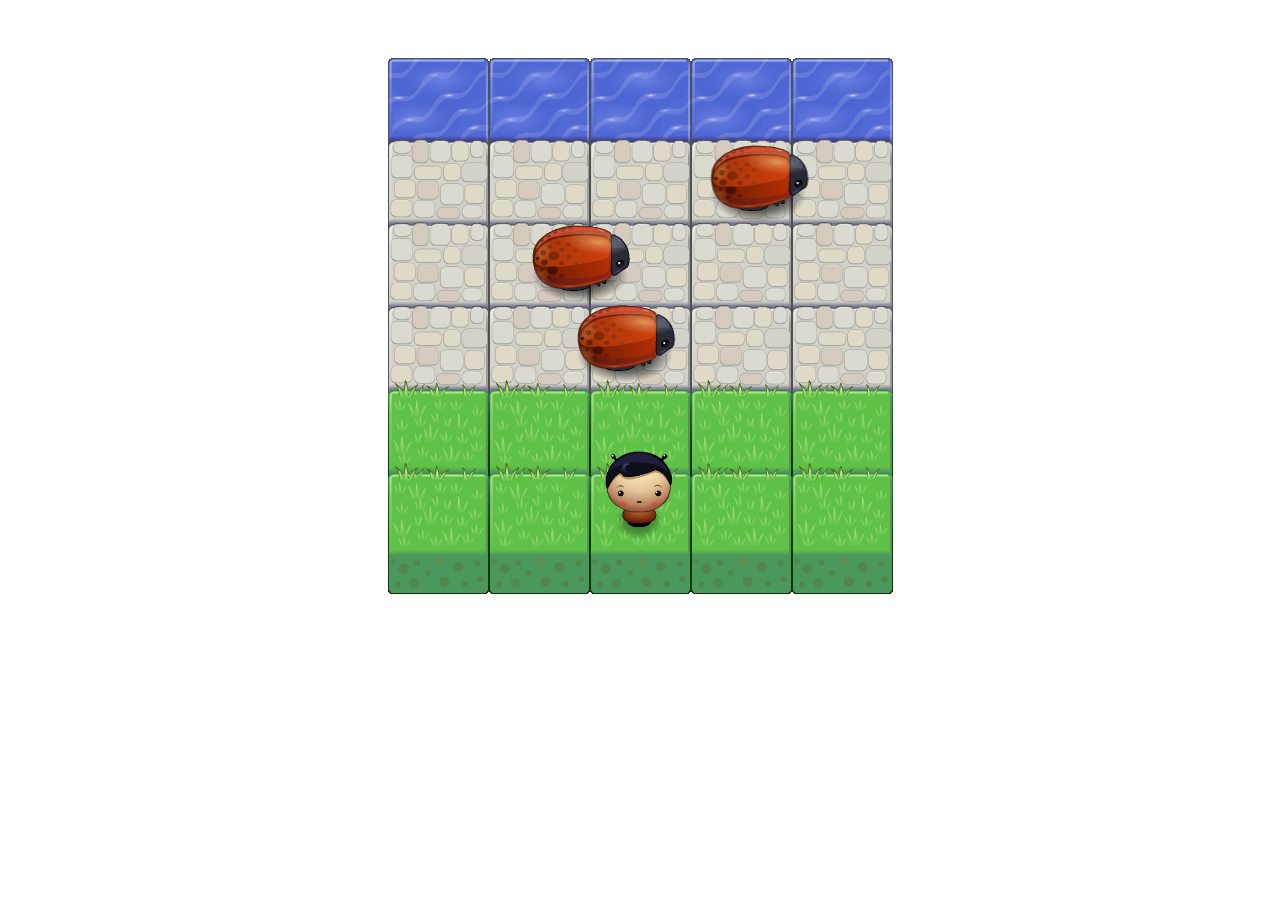
<file: Project 5 (frogger-game)/index.html>
<!DOCTYPE html>
<html>
<head>
    <meta charset="UTF-8">
    <title>Effective JavaScript: Frogger</title>
    <link rel="stylesheet" href="css/style.css">
</head>
<body>
    <script src="js/resources.js"></script>
    <script src="js/app.js"></script>
    <script src="js/engine.js"></script>
</body>
</html>
</file>
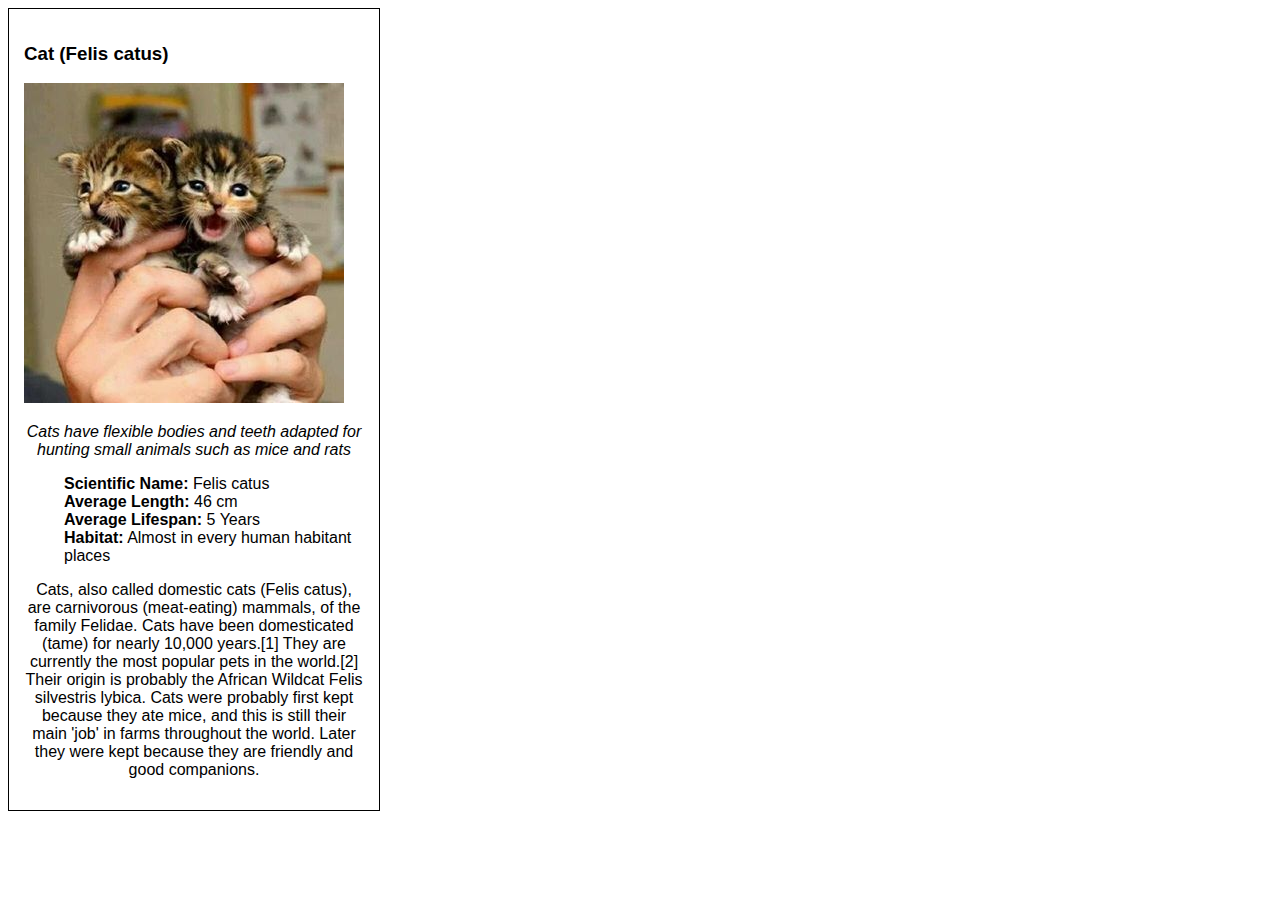
<file: Project 2 (fend-animal-trading-card)/card.html>
<!DOCTYPE html>
<html>
<head>
	<meta charset="utf-8">
	<link href="css/styles.css" rel="stylesheet">
	<title>Animal Trading Cards</title>
</head>
<body>
	<div class="Pets">
		<!-- your favorite animal's name goes here -->
		<h3>Cat (Felis catus)</h3>
		<!-- your favorite animal's image goes here -->
		<img src="placeholder.jpg" alt="cat">
		<div>
			<!-- your favorite animal's interesting fact goes here -->
			<p class="cats">Cats have flexible bodies and teeth adapted for hunting small animals such as mice and rats</p>
			<ul class="cat-details">
				<!-- your favorite animal's list items go here -->
				<li><span><b>Scientific Name:</b></span> Felis catus</li>
				<li><span><b>Average Length:</b></span> 46 cm</li>
				<li><span><b>Average Lifespan:</b></span> 5 Years</li>
				<li><span><b>Habitat:</b></span> Almost in every human habitant places</li>
			</ul>
			<!-- your favorite animal's description goes here -->
	<p class="description">Cats, also called domestic cats (Felis catus), are carnivorous (meat-eating) mammals, of the family Felidae.

Cats have been domesticated (tame) for nearly 10,000 years.[1] They are currently the most popular pets in the world.[2] Their origin is probably the African Wildcat Felis silvestris lybica.
Cats were probably first kept because they ate mice, and this is still their main 'job' in farms throughout the world. Later they were kept because they are friendly and good companions.
</p>
		</div>
	</div>
</body>
</html>
</file>
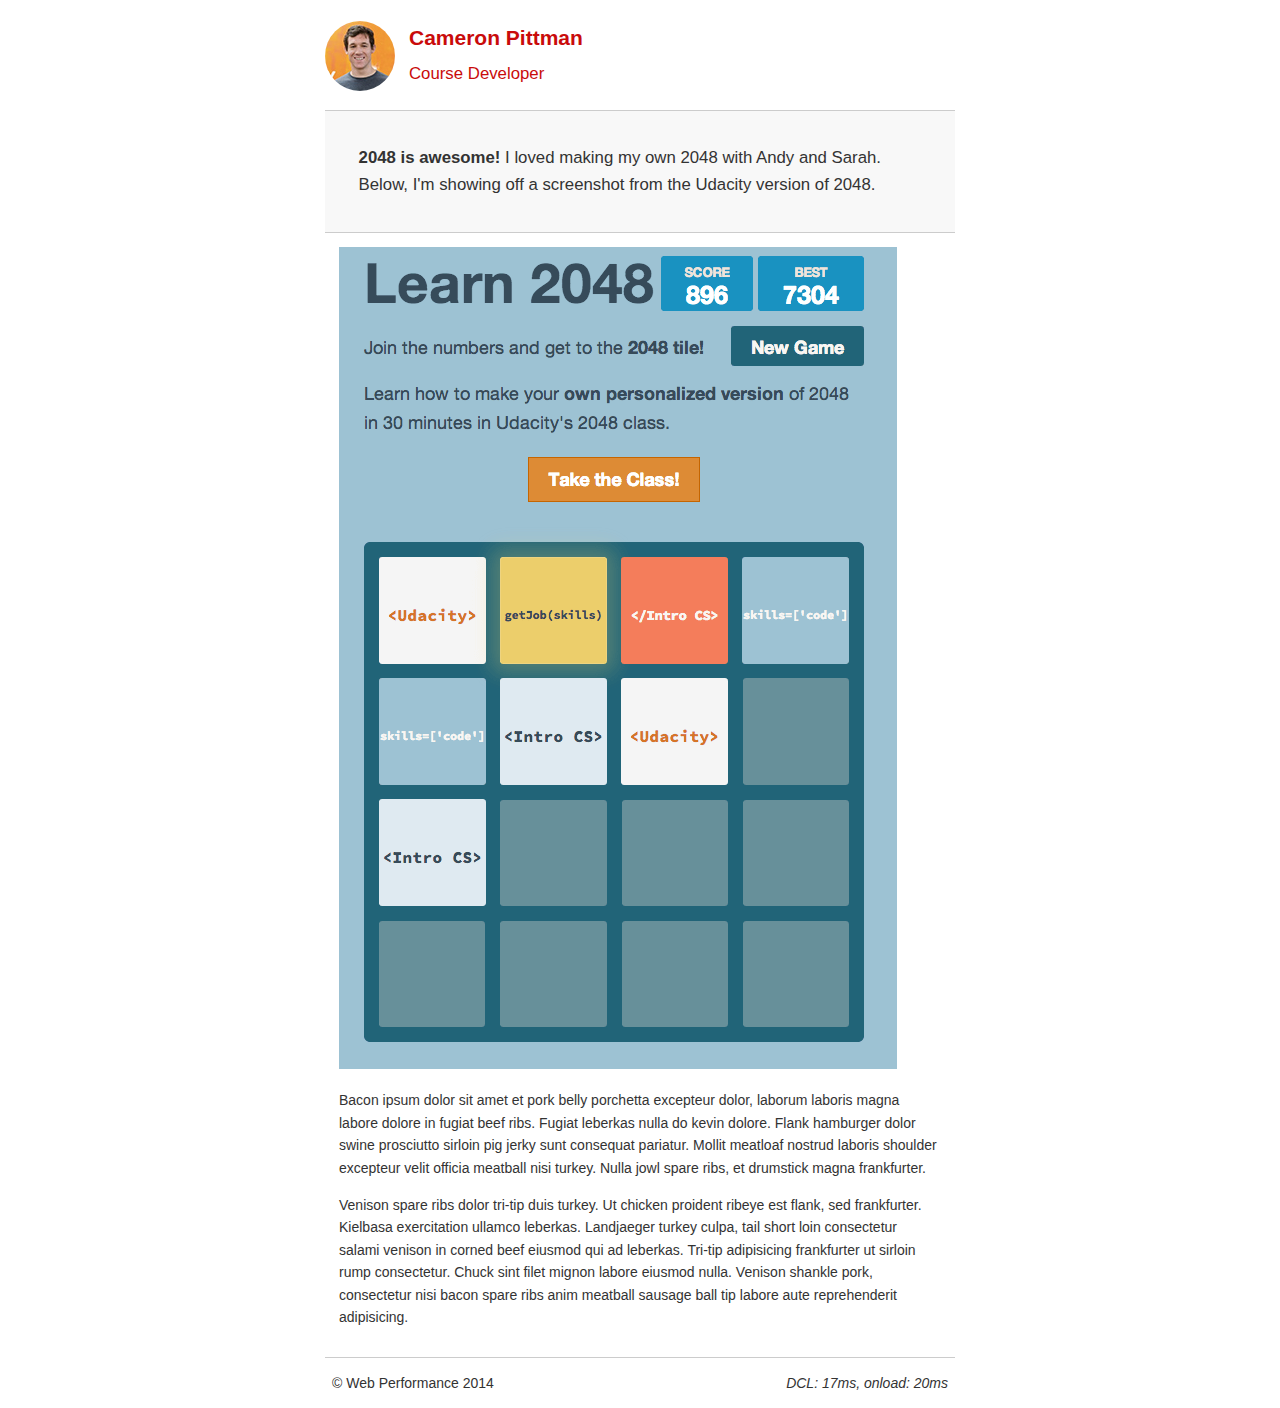
<file: Project 6 (Web-Optimization)/project-2048.html>
<!DOCTYPE html>
<html lang="en">
  <head>
    <meta charset="utf-8">
    <meta name="viewport" content="width=device-width, initial-scale=1">
    <meta name="description" content=" FILL ME IN ">
    <meta name="author" content=" FILL ME IN ">
    <title>Cameron Pittman: Portfolio</title>

    <!-- Hmm, what is the impact of web fonts on speed? Measure it... -->
    <!-- <link href="//fonts.googleapis.com/css?family=Open+Sans:400,700" rel="stylesheet"> -->

    <link href="css/style.css" rel="stylesheet">
    <link href="css/print.css" rel="stylesheet">

    <script>
      (function(w,g){w['GoogleAnalyticsObject']=g;
      w[g]=w[g]||function(){(w[g].q=w[g].q||[]).push(arguments)};w[g].l=1*new Date();})(window,'ga');

      // Optional TODO: replace with your Google Analytics profile ID.
      ga('create', 'UA-XXXX-Y');
      ga('send', 'pageview');
    </script>
    <script src="//www.google-analytics.com/analytics.js"></script>
    <script src="js/perfmatters.js"></script>
  </head>

  <body>
    <header>
      <a href="/"><img src="img/profilepic.jpg"></a>
      <p>Cameron Pittman<br><span>Course Developer</span></p>
    </header>

    <div class="container">
      <div class="hero">
        <strong>2048 is awesome!</strong> I loved making my own 2048 with Andy and Sarah. Below, I'm showing off a screenshot from the Udacity version of 2048.
      </div>

      <div class="content">

        <img class="img-responsive" src="img/2048.png">

        <p>Bacon ipsum dolor sit amet et pork belly porchetta excepteur dolor, laborum laboris magna labore dolore in fugiat beef ribs. Fugiat leberkas nulla do kevin dolore. Flank hamburger dolor swine prosciutto sirloin pig jerky sunt consequat pariatur. Mollit meatloaf nostrud laboris shoulder excepteur velit officia meatball nisi turkey. Nulla jowl spare ribs, et drumstick magna frankfurter.</p>

        <p>Venison spare ribs dolor tri-tip duis turkey. Ut chicken proident ribeye est flank, sed frankfurter. Kielbasa exercitation ullamco leberkas. Landjaeger turkey culpa, tail short loin consectetur salami venison in corned beef eiusmod qui ad leberkas. Tri-tip adipisicing frankfurter ut sirloin rump consectetur. Chuck sint filet mignon labore eiusmod nulla. Venison shankle pork, consectetur nisi bacon spare ribs anim meatball sausage ball tip labore aute reprehenderit adipisicing.</p>

    </div>

    <footer>
      <p>&copy; Web Performance 2014 <span id="crp-stats"></span></p>
    </footer>
  </body>
</html>
</file>
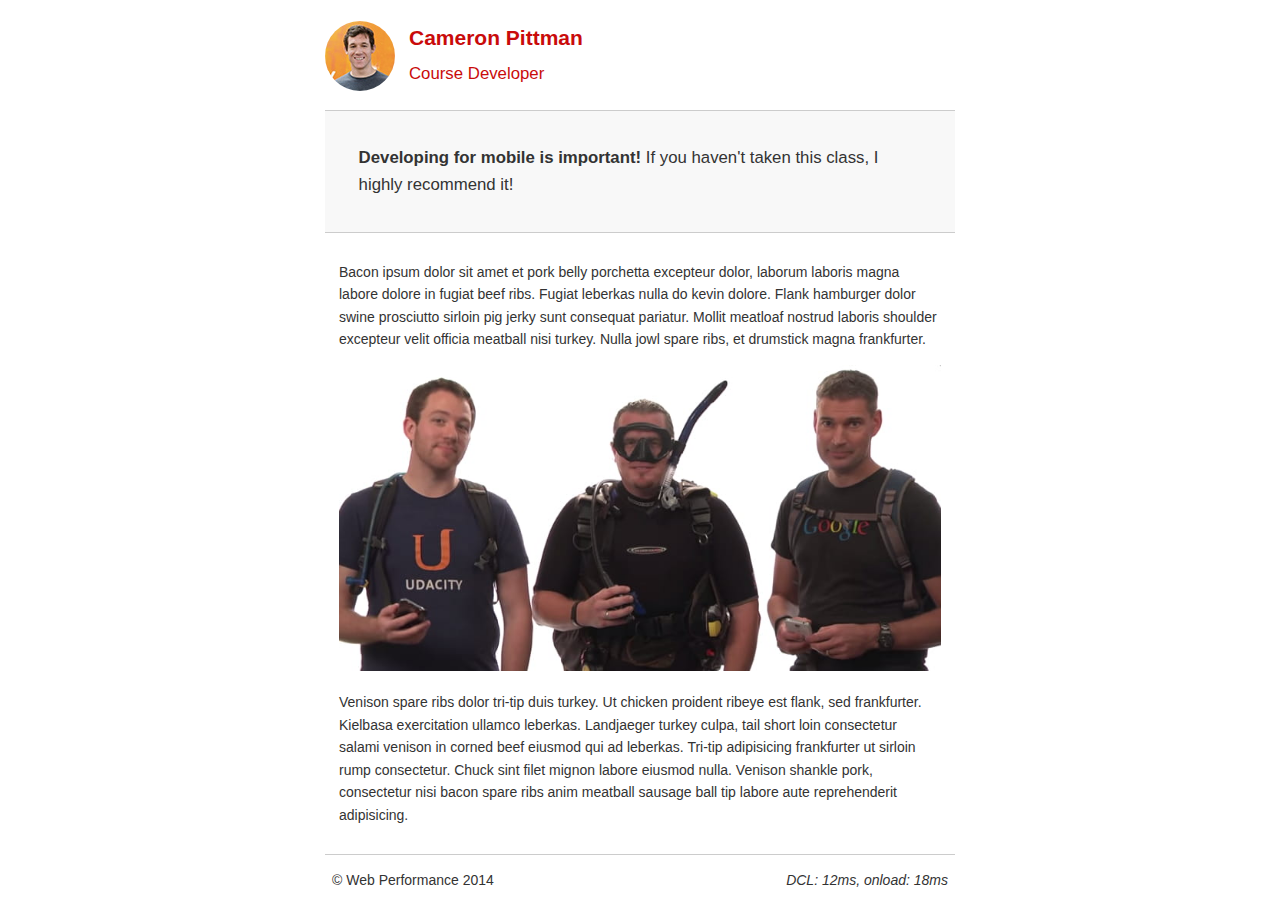
<file: Project 6 (Web-Optimization)/project-mobile.html>
<!DOCTYPE html>
<html lang="en">
  <head>
    <meta charset="utf-8">
    <meta name="viewport" content="width=device-width, initial-scale=1">
    <meta name="description" content=" FILL ME IN ">
    <meta name="author" content=" FILL ME IN ">
    <title>Cameron Pitman: Portfolio</title>

    <!-- Hmm, what is the impact of web fonts on speed? Measure it... -->
    <!-- <link href="//fonts.googleapis.com/css?family=Open+Sans:400,700" rel="stylesheet"> -->

    <link href="css/style.css" rel="stylesheet">
    <link href="css/print.css" rel="stylesheet">

    <script>
      (function(w,g){w['GoogleAnalyticsObject']=g;
      w[g]=w[g]||function(){(w[g].q=w[g].q||[]).push(arguments)};w[g].l=1*new Date();})(window,'ga');

      // Optional TODO: replace with your Google Analytics profile ID.
      ga('create', 'UA-XXXX-Y');
      ga('send', 'pageview');
    </script>
    <script src="http://www.google-analytics.com/analytics.js"></script>
    <script async src="js/perfmatters.js"></script>
  </head>

  <body>
    <header>
      <a href="/"><img src="img/profilepic.jpg"></a>
      <p>Cameron Pittman<br><span>Course Developer</span></p>
    </header>

    <div class="container">
      <div class="hero">
        <strong>Developing for mobile is important!</strong> If you haven't taken this class, I highly recommend it!
      </div>

      <div class="content">

        <p>Bacon ipsum dolor sit amet et pork belly porchetta excepteur dolor, laborum laboris magna labore dolore in fugiat beef ribs. Fugiat leberkas nulla do kevin dolore. Flank hamburger dolor swine prosciutto sirloin pig jerky sunt consequat pariatur. Mollit meatloaf nostrud laboris shoulder excepteur velit officia meatball nisi turkey. Nulla jowl spare ribs, et drumstick magna frankfurter.</p>

        <img src="img/mobilewebdev.jpg">

        <p>Venison spare ribs dolor tri-tip duis turkey. Ut chicken proident ribeye est flank, sed frankfurter. Kielbasa exercitation ullamco leberkas. Landjaeger turkey culpa, tail short loin consectetur salami venison in corned beef eiusmod qui ad leberkas. Tri-tip adipisicing frankfurter ut sirloin rump consectetur. Chuck sint filet mignon labore eiusmod nulla. Venison shankle pork, consectetur nisi bacon spare ribs anim meatball sausage ball tip labore aute reprehenderit adipisicing.</p>

    </div>

    <footer>
      <p>&copy; Web Performance 2014 <span id="crp-stats"></span></p>
    </footer>
  </body>
</html>
</file>
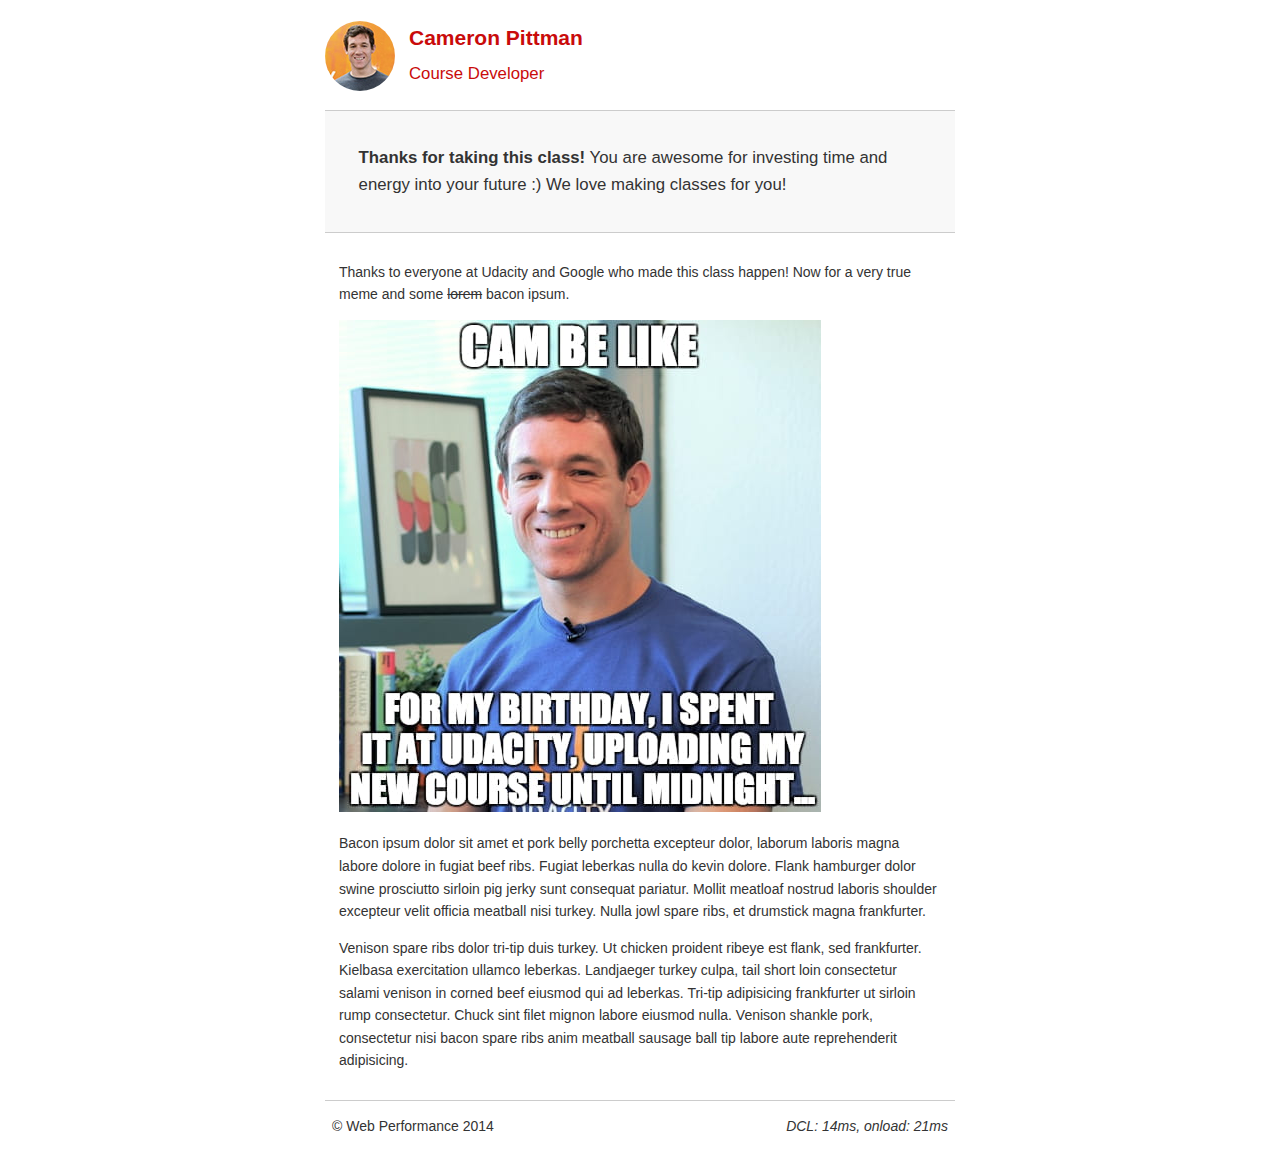
<file: Project 6 (Web-Optimization)/project-webperf.html>
<!DOCTYPE html>
<html lang="en">
  <head>
    <meta charset="utf-8">
    <meta name="viewport" content="width=device-width, initial-scale=1">
    <meta name="description" content=" FILL ME IN ">
    <meta name="author" content=" FILL ME IN ">
    <title>Cameron Pittman: Portfolio</title>

    <!-- Hmm, what is the impact of web fonts on speed? Measure it... -->
    <!-- <link href="//fonts.googleapis.com/css?family=Open+Sans:400,700" rel="stylesheet"> -->

    <link href="css/style.css" rel="stylesheet">
    <link href="css/print.css" rel="stylesheet">

    <script>
      (function(w,g){w['GoogleAnalyticsObject']=g;
      w[g]=w[g]||function(){(w[g].q=w[g].q||[]).push(arguments)};w[g].l=1*new Date();})(window,'ga');

      // Optional TODO: replace with your Google Analytics profile ID.
      ga('create', 'UA-XXXX-Y');
      ga('send', 'pageview');
    </script>
    <script src="http://www.google-analytics.com/analytics.js"></script>
    <script async src="js/perfmatters.js"></script>
  </head>

  <body>
    <header>
      <a href="/"><img src="img/profilepic.jpg"></a>
      <p>Cameron Pittman<br><span>Course Developer</span></p>
    </header>

    <div class="container">
      <div class="hero">
        <strong>Thanks for taking this class!</strong> You are awesome for investing time and energy into your future :) We love making classes for you!
      </div>

      <div class="content">

        <p>Thanks to everyone at Udacity and Google who made this class happen! Now for a very true meme and some <strike>lorem</strike> bacon ipsum.</p>

        <img src="img/cam_be_like.jpg">

        <p>Bacon ipsum dolor sit amet et pork belly porchetta excepteur dolor, laborum laboris magna labore dolore in fugiat beef ribs. Fugiat leberkas nulla do kevin dolore. Flank hamburger dolor swine prosciutto sirloin pig jerky sunt consequat pariatur. Mollit meatloaf nostrud laboris shoulder excepteur velit officia meatball nisi turkey. Nulla jowl spare ribs, et drumstick magna frankfurter.</p>

        <p>Venison spare ribs dolor tri-tip duis turkey. Ut chicken proident ribeye est flank, sed frankfurter. Kielbasa exercitation ullamco leberkas. Landjaeger turkey culpa, tail short loin consectetur salami venison in corned beef eiusmod qui ad leberkas. Tri-tip adipisicing frankfurter ut sirloin rump consectetur. Chuck sint filet mignon labore eiusmod nulla. Venison shankle pork, consectetur nisi bacon spare ribs anim meatball sausage ball tip labore aute reprehenderit adipisicing.</p>

    </div>

    <footer>
      <p>&copy; Web Performance 2014 <span id="crp-stats"></span></p>
    </footer>
  </body>
</html>
</file>
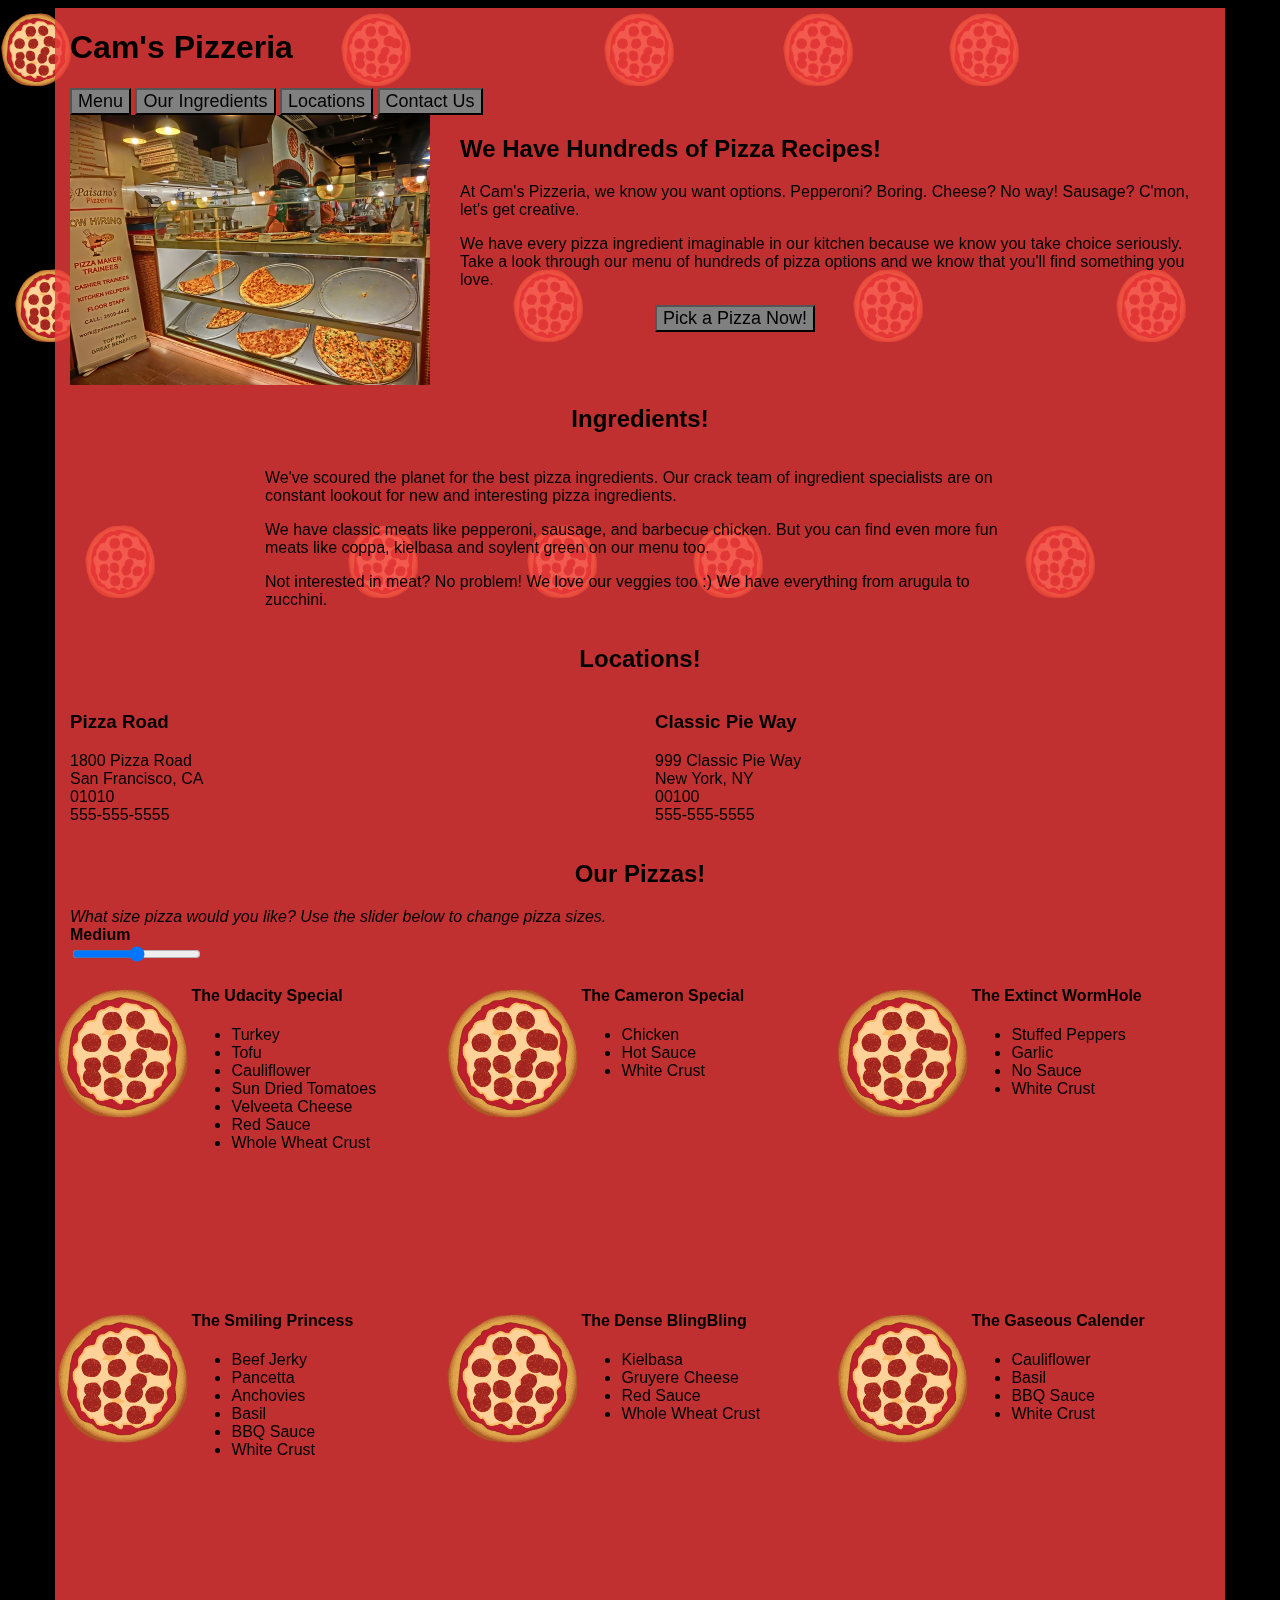
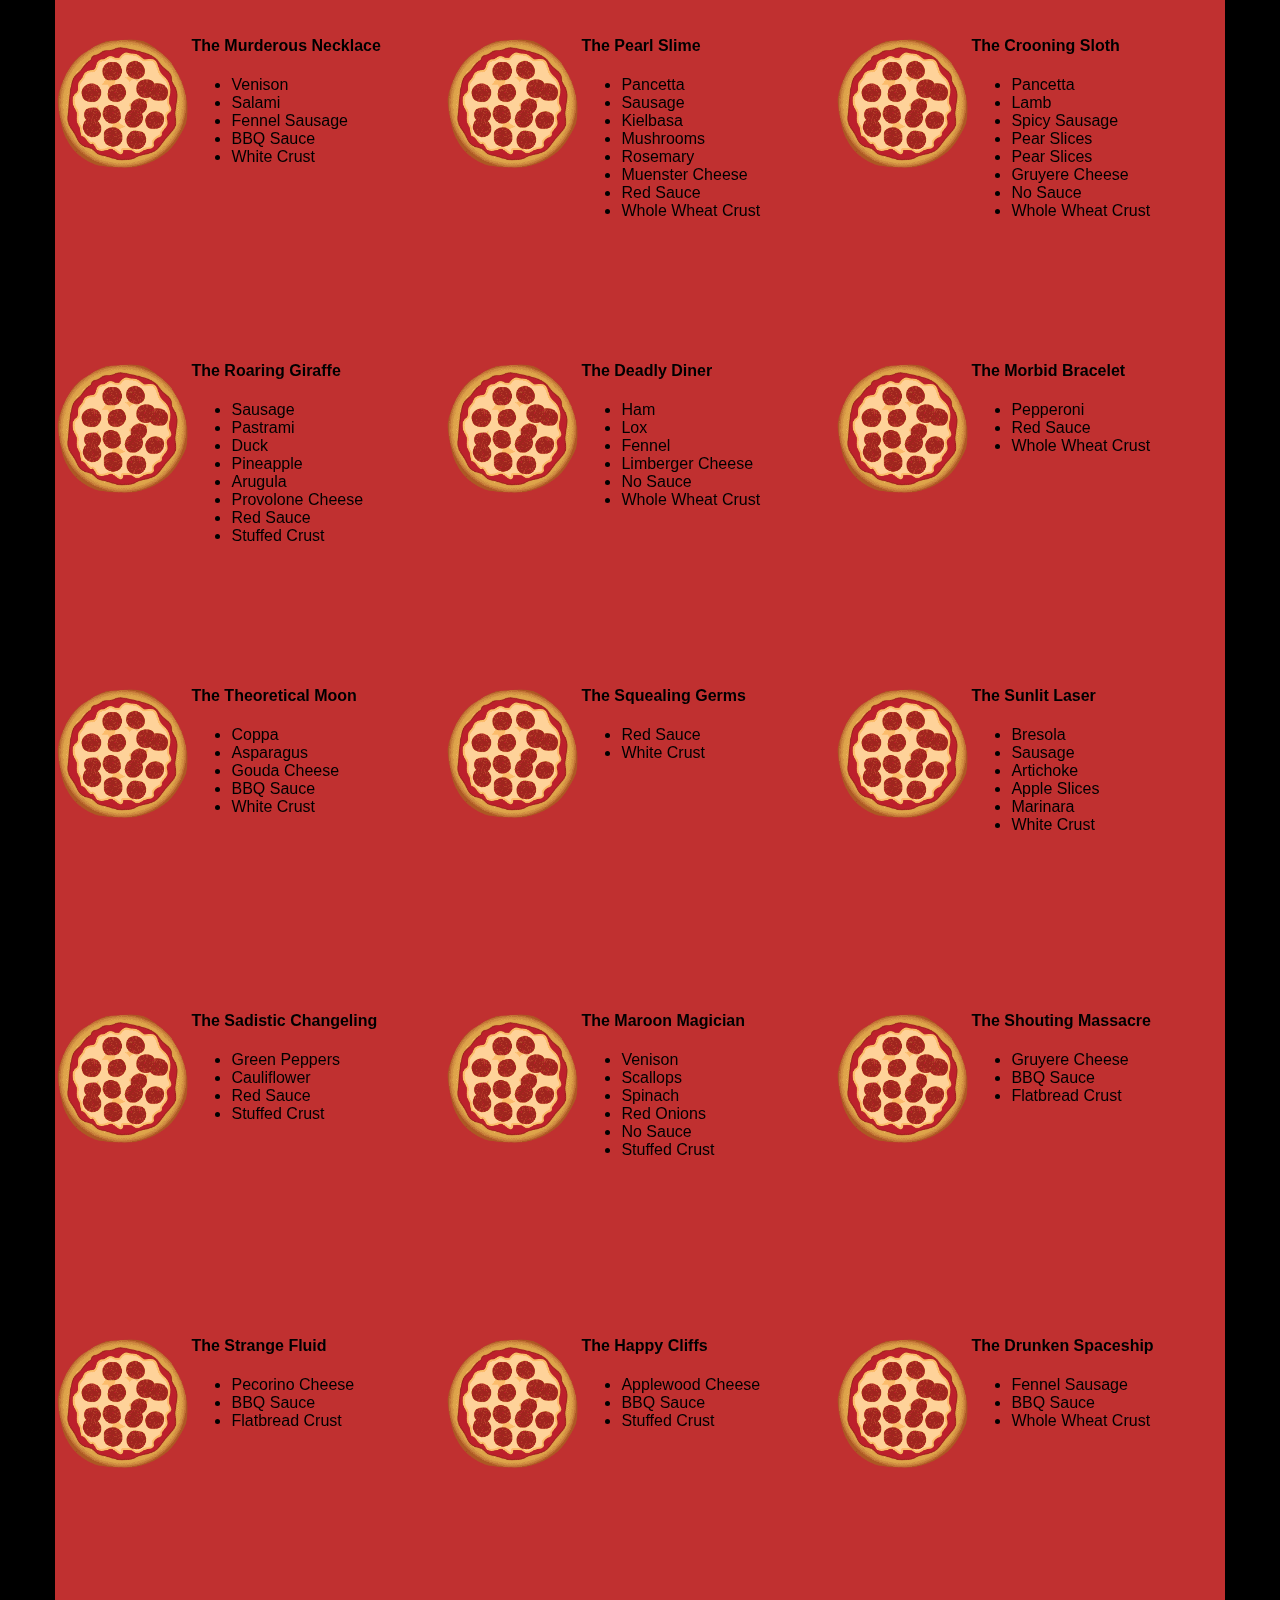
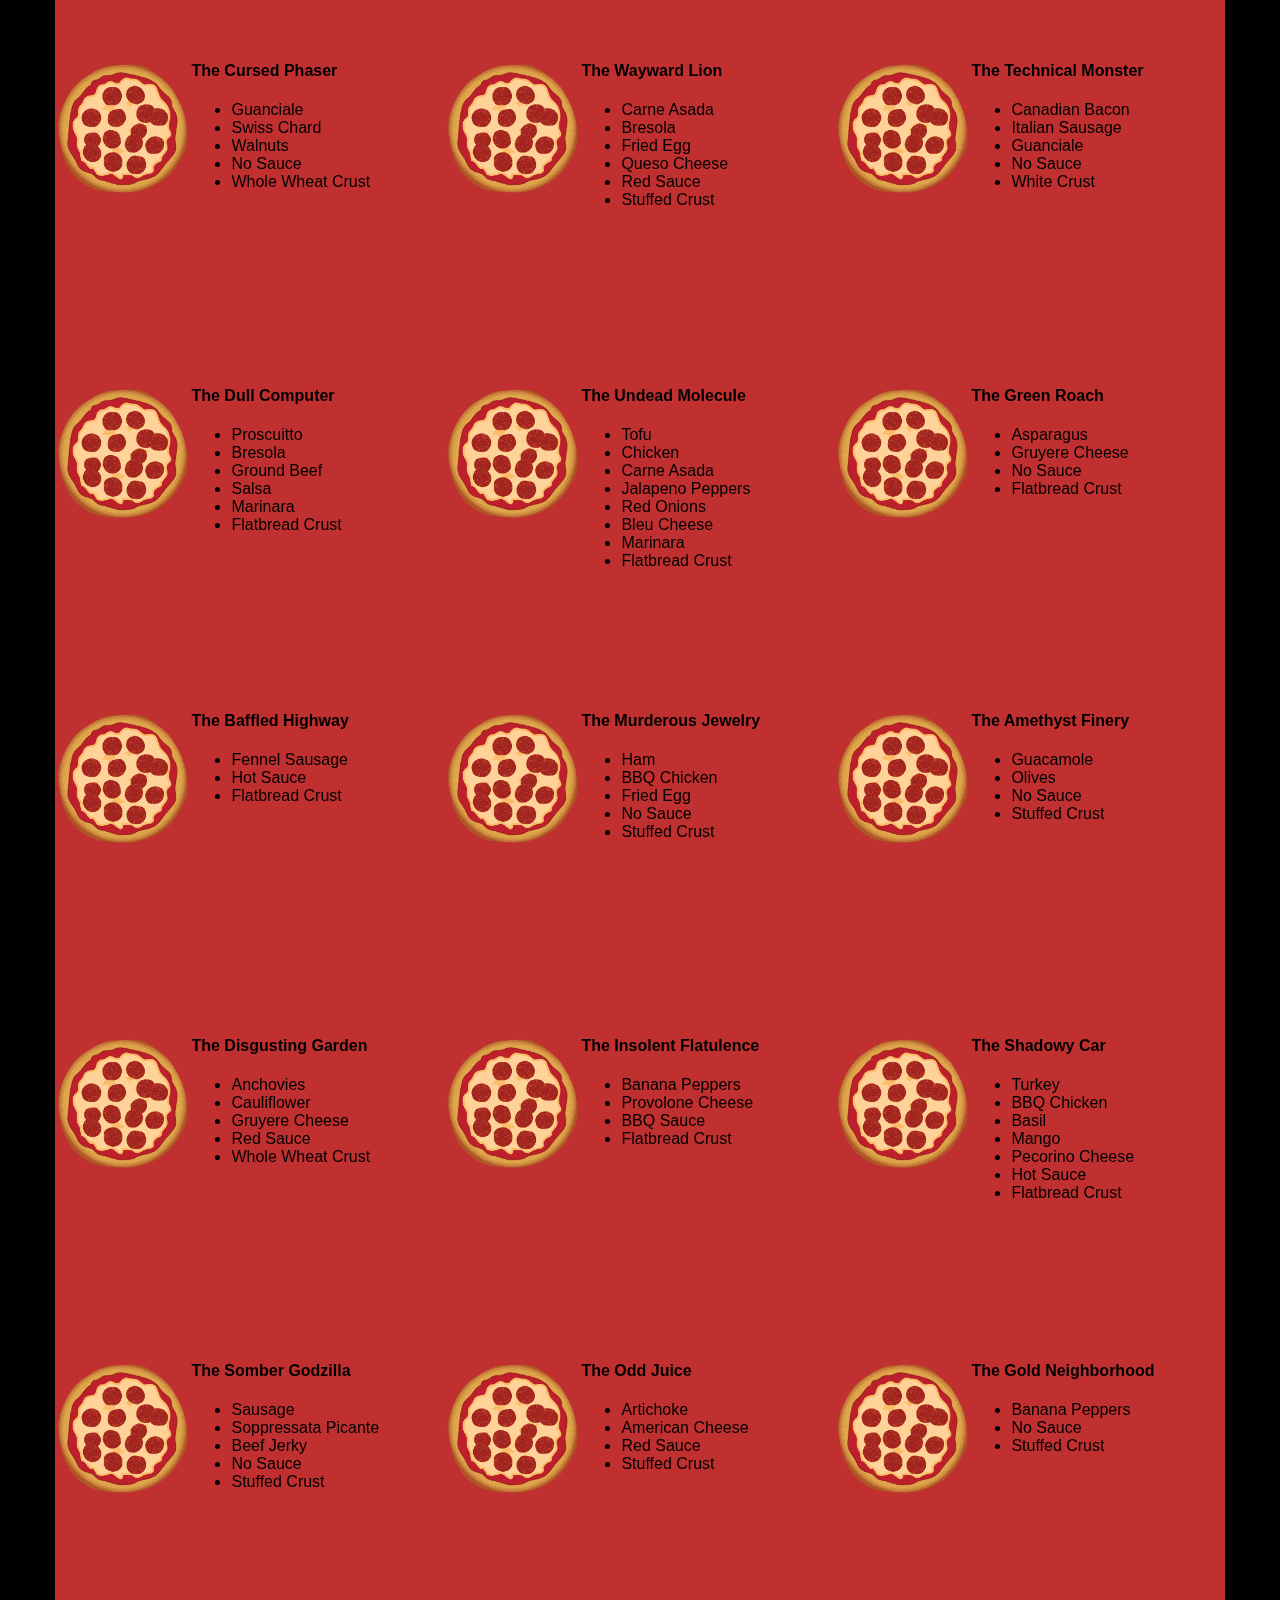
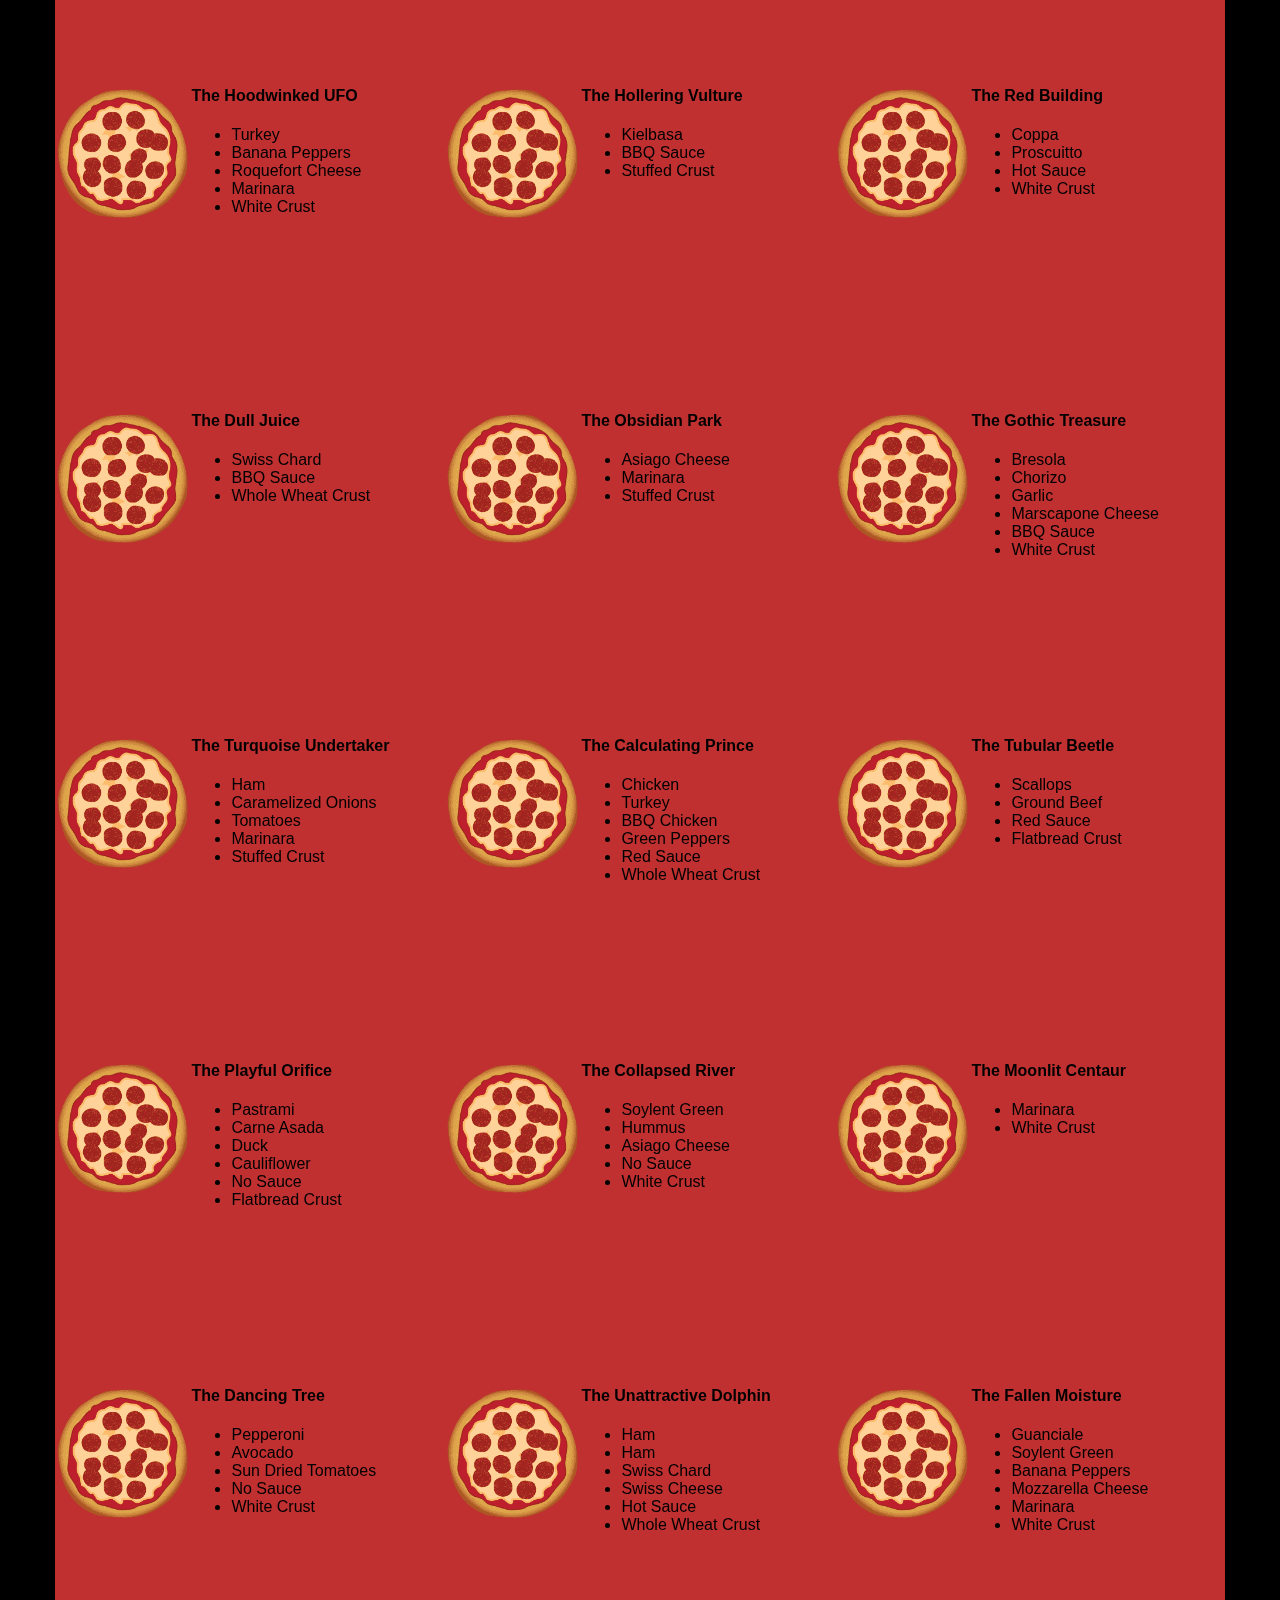
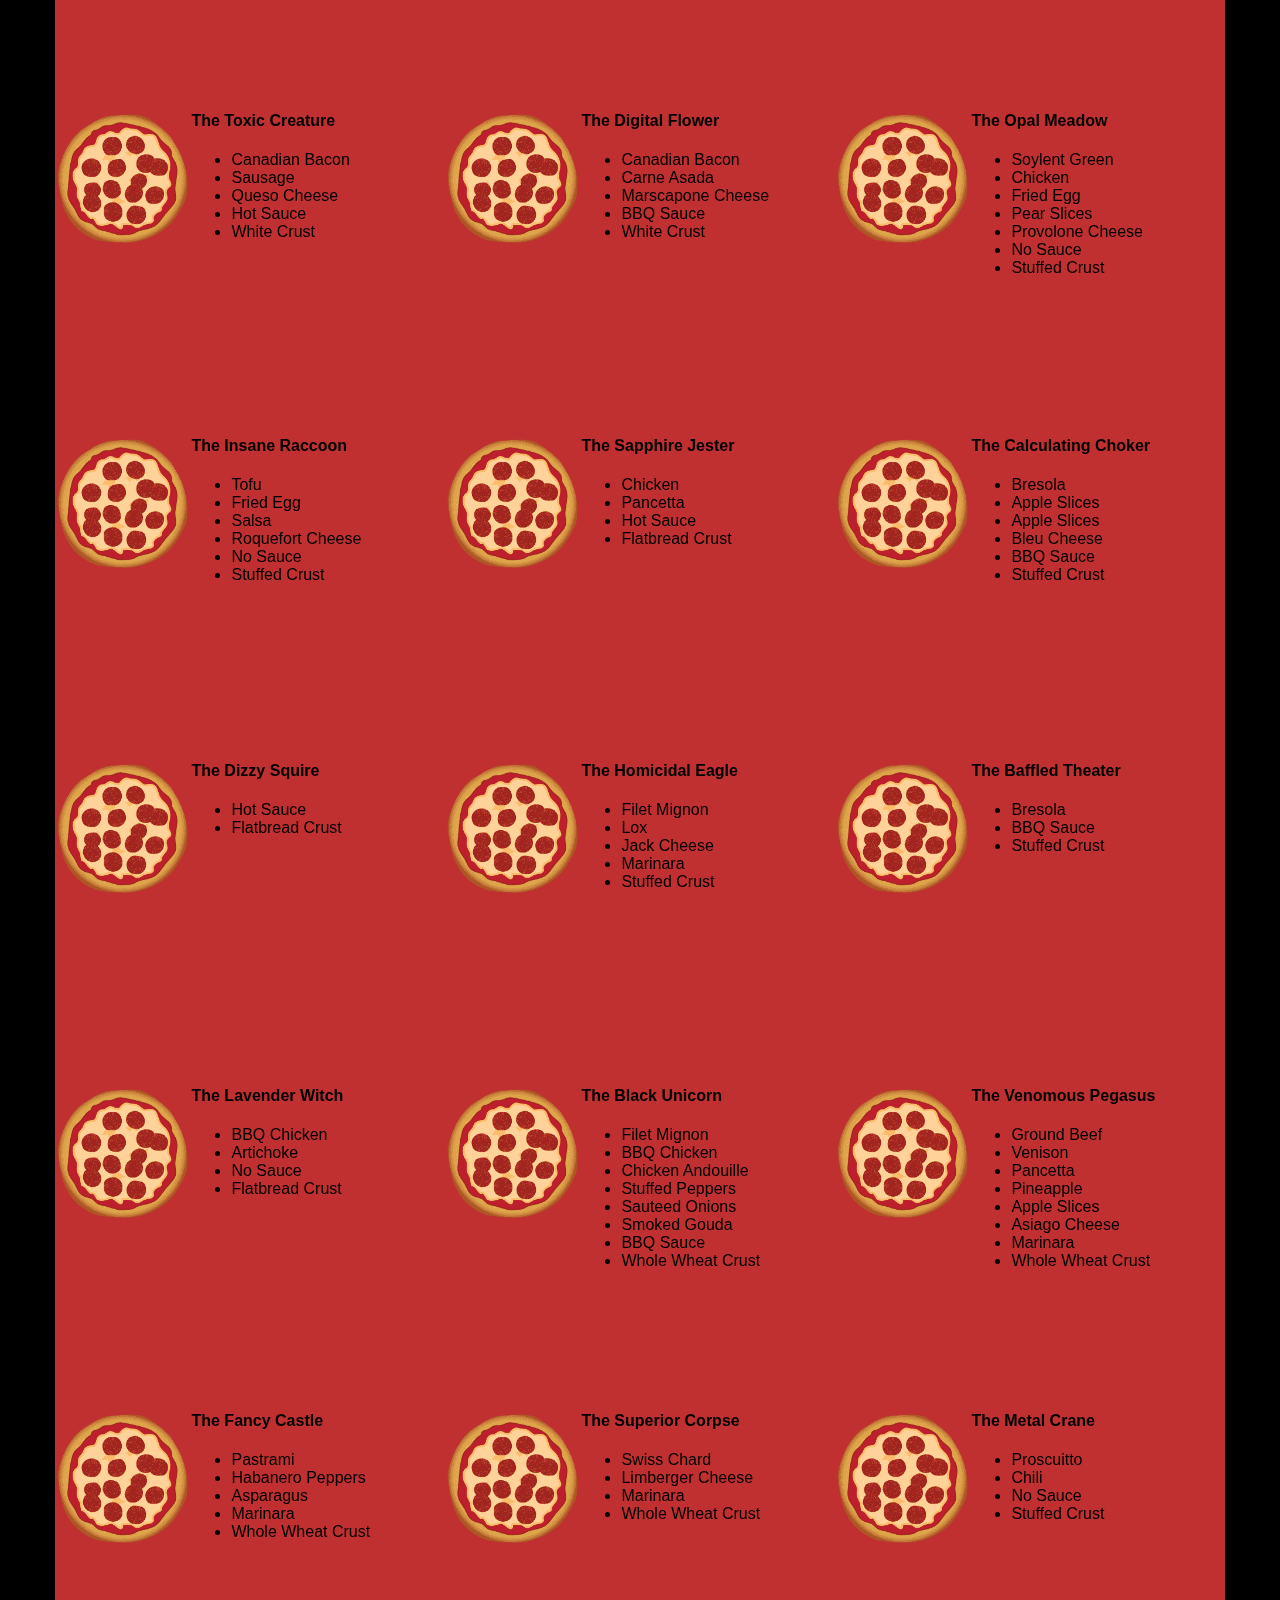
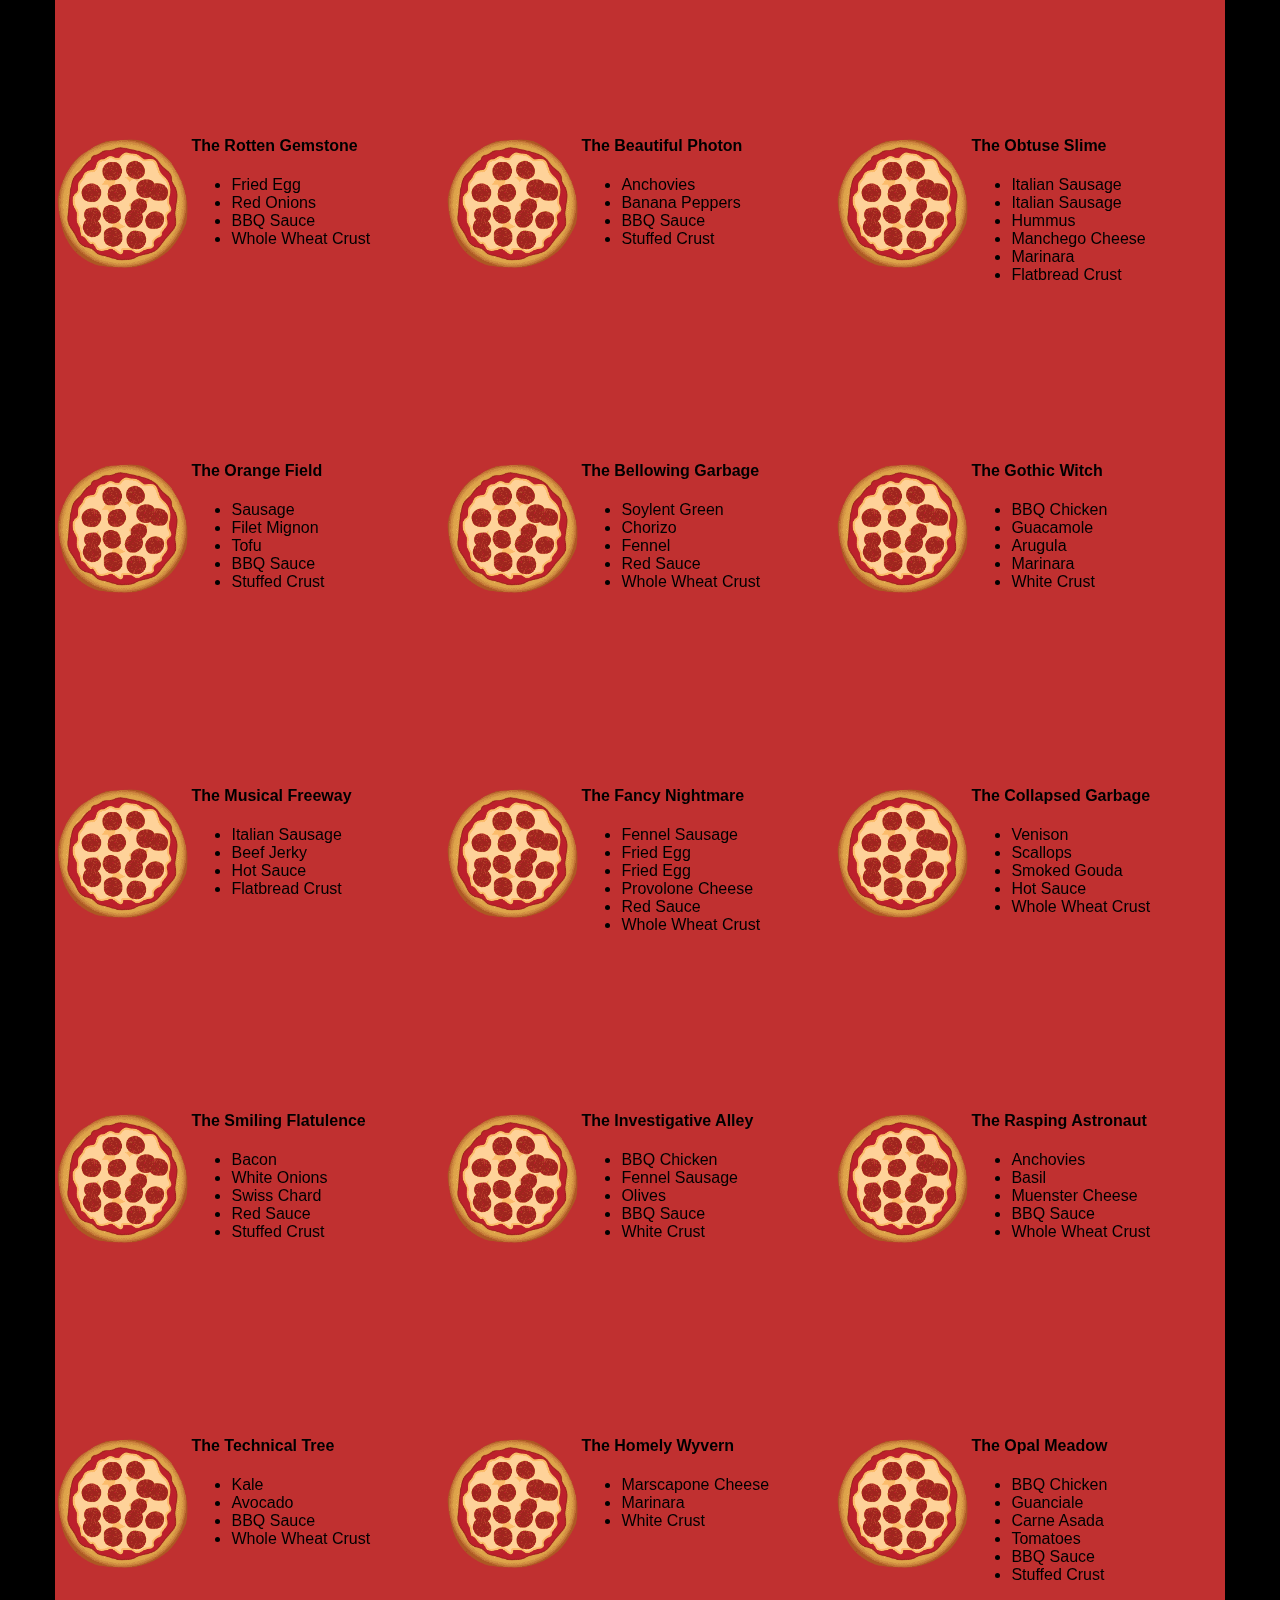
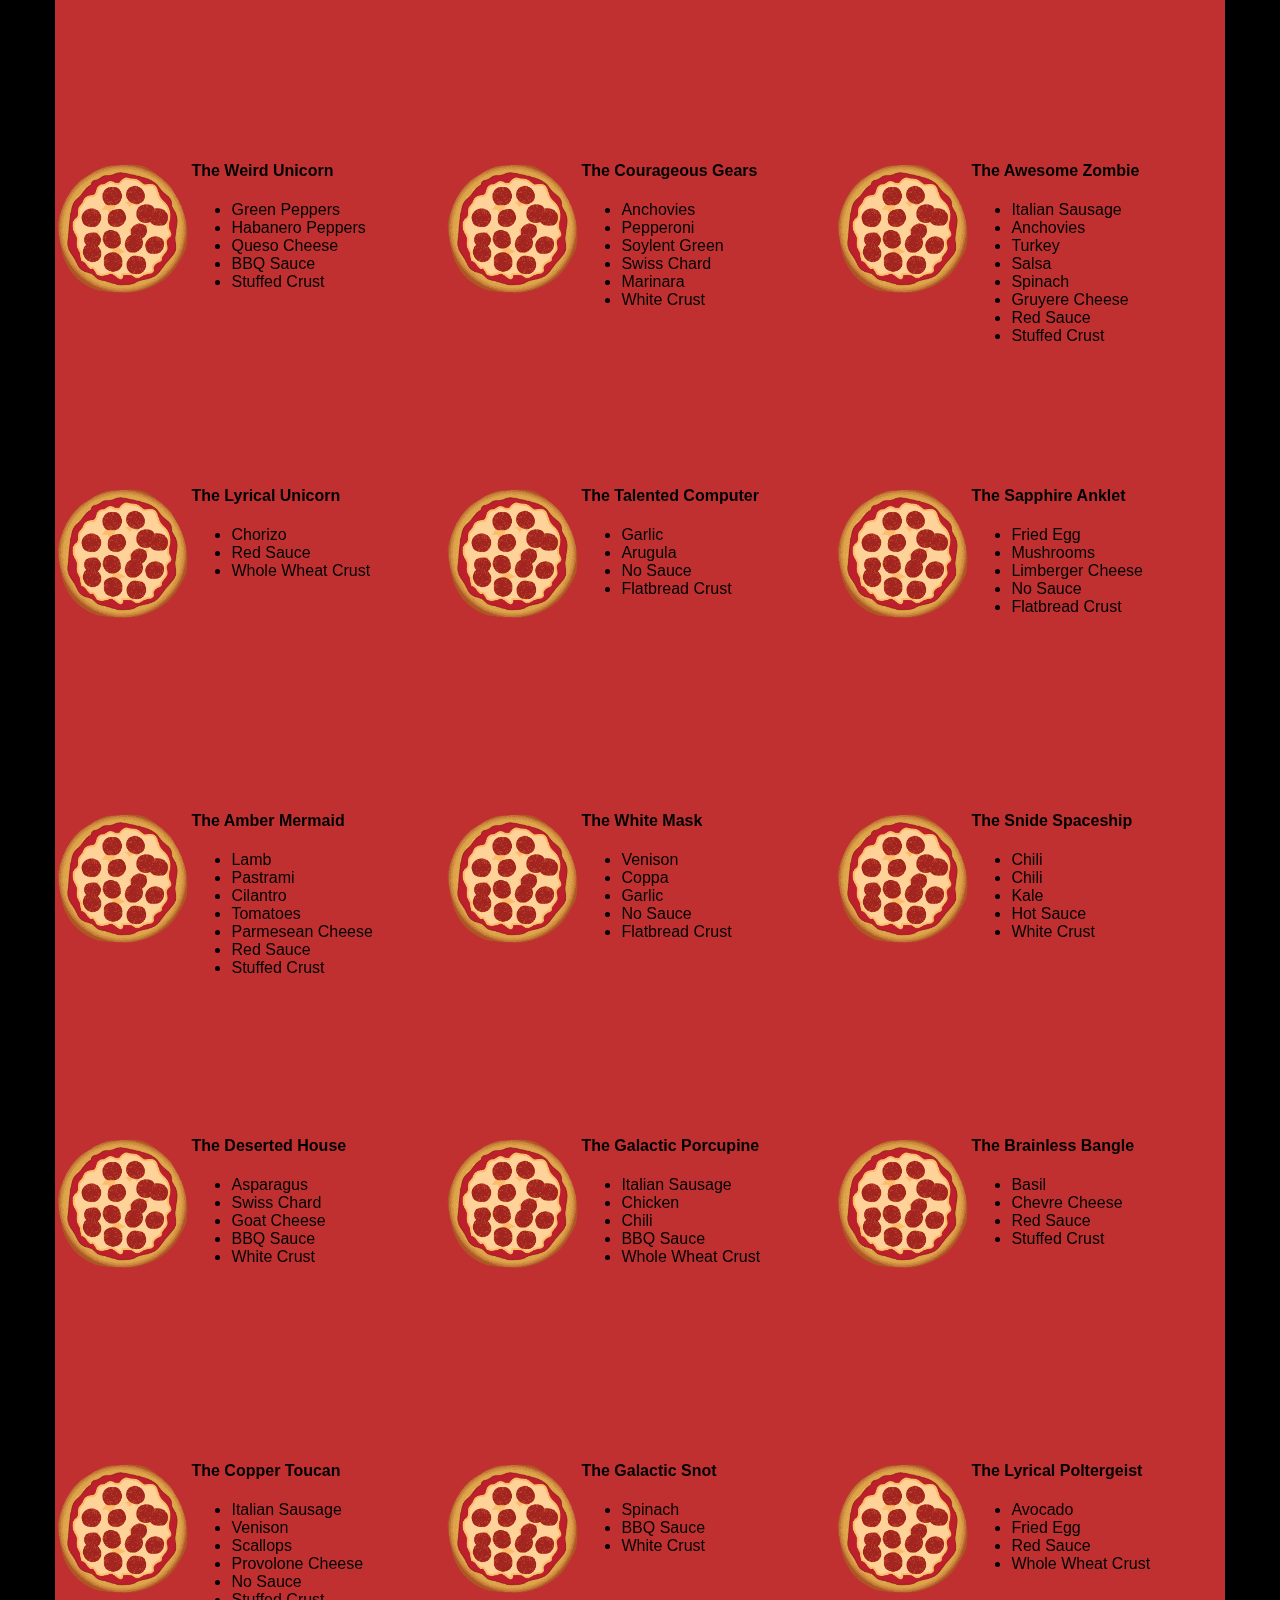
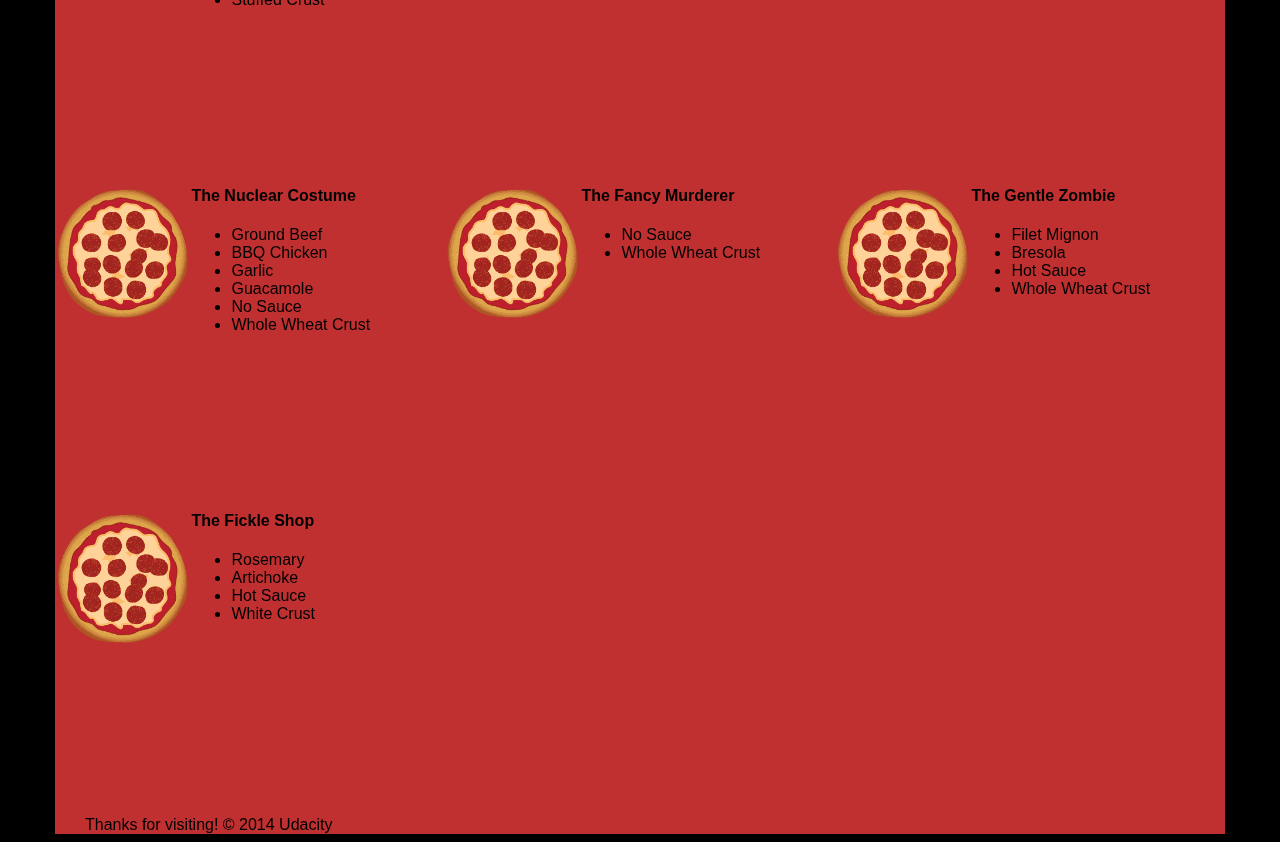
<file: Project 6 (Web-Optimization)/views/pizza.html>
<!DOCTYPE HTML>
<html>
<head>
  <link rel="stylesheet" href="css/style.css">
  <link rel="stylesheet" href="css/bootstrap-grid.css">
</head>

<body>
  <div class="container">
    <div id="header" class="row">
      <div class="col-md-6">
        <div class="row">
          <div class="col-md-12">
            <h1>Cam's Pizzeria</h1>
            <div class="row">
              <div id="menu" class="col-md-12">
                <form action="#randomPizzas">
                  <input type="submit" value="Menu">
                </form>
                <form action="#ingredients">
                  <input type="submit" value="Our Ingredients">
                </form>
                <form action="#locations">
                  <input type="submit" value="Locations">
                </form>
                <form action="#" onsubmit="alert('Thanks for clicking! This button doesn\'t do anything because this is a fake pizzeria :\)')">
                  <input type="submit" value="Contact Us">
                </form>
              </div>
            </div>
          </div>
        </div>
      </div>
      <div id="movingPizzas1" class="col-md-6">
      </div>
    </div>
    <div id="callToAction" class="row">
      <div class="col-md-4">
        <img src="images/pizzeria.jpg" class="img-responsive"> <!-- Image credit to: http://commons.wikimedia.org/wiki/File:HK_TST_night_%E5%98%89%E8%98%AD%E9%81%93_Granville_Road_restaurant_Paisano's_Pizzeria_pizza_Dec-2013.JPG -->
      </div>
      <div class="col-md-8">
        <div class="row">
          <div class="col-md-12">
            <h2>We Have Hundreds of Pizza Recipes!</h2>
            <p>At Cam's Pizzeria, we know you want options. Pepperoni? Boring. Cheese? No way! Sausage? C'mon, let's get creative.</p>

            <p>We have every pizza ingredient imaginable in our kitchen because we know you take choice seriously. Take a look through our menu of hundreds of pizza options and we know that you'll find something you love.</p>
          </div>
        </div>
        <div class="row">
          <div class="col-md-6 col-md-push-3">
            <form action="#randomPizzas">
              <input type="submit" value="Pick a Pizza Now!">
            </form>
          </div>
        </div>
      </div>
    </div>
    <div id="ingredients" class="row">
      <div class="col-md-8 col-md-push-2">
        <div class="row">
          <div class="col-md-12 centered">
            <h2>Ingredients!</h2>
          </div>
        </div>
        <div class="row">
          <div class="col-md-12">
            <p>We've scoured the planet for the best pizza ingredients. Our crack team of ingredient specialists are on constant lookout for new and interesting pizza ingredients.</p>

            <p>We have classic meats like pepperoni, sausage, and barbecue chicken. But you can find even more fun meats like coppa, kielbasa and soylent green on our menu too.</p>

            <p>Not interested in meat? No problem! We love our veggies too :) We have everything from arugula to zucchini.</p>
          </div>
        </div>
      </div>
    </div>
    <div id="locations" class="row">
      <div class="col-md-12">
        <h2 style="text-align: center">Locations!</h2>
        <div class="row">
          <div class="col-md-6">
            <h3>Pizza Road</h3>
            <p>1800 Pizza Road<br>San Francisco, CA<br>01010<br>555-555-5555</p>
          </div>
          <div class="col-md-6">
            <h3>Classic Pie Way</h3>
            <p>999 Classic Pie Way<br>New York, NY<br>00100<br>555-555-5555</p>
          </div>
        </div>
      </div>
    </div>
    <div id="pizzaGenerator" class="row">
      <div class="col-md-12">
        <h2 style="text-align: center">Our Pizzas!</h2>
        <div class="row">
          <div class="col-md-12">
            <em>What size pizza would you like? Use the slider below to change pizza sizes.</em>
          </div>
          <div id="pizzaSize" class="col-md-6">Medium</div>
          <div class="col-md-12">
            <input id="sizeSlider" type="range" min="1" max="3" value="2" step="1" onchange="resizePizzas(this.value)"></input>
          </div>
        </div>
        <div id="randomPizzas" class="row">
          <div id="pizza0" class="randomPizzaContainer" style="width:33.33%; height: 325px;">
            <div style="width:35%">
              <img src="images/pizza.png" class="img-responsive">
            </div>
            <div style="width:65%">
              <h4>The Udacity Special</h4>
              <ul>
                <li>Turkey</li>
                <li>Tofu</li>
                <li>Cauliflower</li>
                <li>Sun Dried Tomatoes</li>
                <li>Velveeta Cheese</li>
                <li>Red Sauce</li>
                <li>Whole Wheat Crust</li>
              </ul>
            </div>
          </div>
          <div id="pizza1" class="randomPizzaContainer" style="width:33.33%; height: 325px;">
            <div style="width:35%">
              <img src="images/pizza.png" class="img-responsive">
            </div>
            <div style="width:65%">
              <h4>The Cameron Special</h4>
              <ul>
                <li>Chicken</li>
                <li>Hot Sauce</li>
                <li>White Crust</li>
              </ul>
            </div>
          </div>
        </div>
      </div>
    </div>
    <div id="footer" class="col-md-12">Thanks for visiting! &copy; 2014 Udacity</div>
  </div>
  <script type="text/javascript" src="js/main.js"></script>
</body>

</html>
</html>
</file>
<file: Project 5 (frogger-game)/css/style.css>
body {
    text-align: center;
}
</file>
<file: Project 2 (fend-animal-trading-card)/css/styles.css>
body {
	font-family: 'Roboto', sans-serif;
	border: 1px solid black;
	width:340px;
	padding:15px;
}
.div{
	text-align: center;
}
.cat-details{
	max-width: 350px;
	list-style-type:none;
}

.cats{
	font-style: italic;
	text-align: center;
	max-width: 350px;
}
.description {
	max-width: 350px;
	text-align: center;
}
</file>
<file: Project 6 (Web-Optimization)/css/style.css>
html {
  font-size: 100%;
  overflow-y: scroll;
  -webkit-tap-highlight-color: rgba(0,0,0,0);
  -ms-text-size-adjust: 100%;
  -webkit-text-size-adjust: none;
}
body { margin: 0; font-size: 14px; line-height: 1.61; font-weight: 400; }
body, button, input, select, textarea { font-family: 'Open Sans', sans-serif; color: #333; }

a { color: #12C; }
a:visited { color: #61C; }
a:focus { outline: thin dotted; }
a:hover, a:active { color: #c00; outline: 0; }

b, strong { font-weight: bold; }
pre, code { font-family: monospace, monospace; font-size: 1em; }
ul, ol { margin: 1em 0; padding: 0 0 0 20px; }
img { border: 0; max-width: 100%; }

body { background: #fff; }
header, footer, .container { max-width: 45em; margin: 0 auto; }

header { padding: 0 0.5em; color: #C90B0B; }
header img { border-radius: 40px; float: left; }
header p { font-size:1.5em; font-weight: bold; padding-left: 4em;}
header p span { font-size: 0.8em; font-weight: normal;}

.hero { padding: 2em; background-color: #f8f8f8; font-size:1.2em;
  border-bottom: 1px solid #ccc;
  border-top: 1px solid #ccc;
}

.content { padding: 1em 1em; }
.content li { list-style-type: none; font-size: 1.1em;}
li img { float:left; padding-right: 1em; }
li p { font-size: 0.9em; font-style: italic; }

footer {
  padding: 0 0.5em;
  border-top: 1px solid #ccc;
}
footer span { float: right; font-style: italic; }

/* Smartphones (portrait) */
@media only screen and (max-width: 480px) {
  body { font-size: 12px;}
  header p { padding-left: 4.5em;}
}
</file>
<file: Project 6 (Web-Optimization)/css/print.css>
@media print {
  * { background: transparent !important; color: black !important; text-shadow: none !important; filter:none !important; -ms-filter: none !important; }
  a, a:visited { color: #444 !important; text-decoration: underline; }
  a[href]:after { content: " (" attr(href) ")"; }
  tr, img { page-break-inside: avoid; }
  img { max-width: 100% !important; }
  @page { margin: 0.5cm; }
  p, h2, h3 { orphans: 3; widows: 3; }
  h2, h3{ page-break-after: avoid; }
}
</file>
<file: Project 6 (Web-Optimization)/views/css/style.css>
/** {
  outline: 1px solid red !important;
}*/
* {
  -webkit-box-sizing: border-box;
  -moz-box-sizing: border-box;
  -box-sizing: border-box;
}

body {
  font-family: "Trebuchet MS", Helvetica, sans-serif;
  background: black;
}

input {
  background: grey;
  font-size: 18px;
}

form {
  display: inline-block;
}

.centered {
  text-align: center;
}

#pizzaSize {
  font-weight: 800;
}

.mover {
  will-change:transform;
  position: fixed;
  width: 256px;
  z-index: -1;
}

.randomPizzaContainer {
  float: left;
  display: flex;
}

.randomPizzaContainer:after {
  content: "";
  display: table;
  clear:both;
}

 .container {
  background-color: rgba(240, 60, 60, 0.8);
}
</file>
